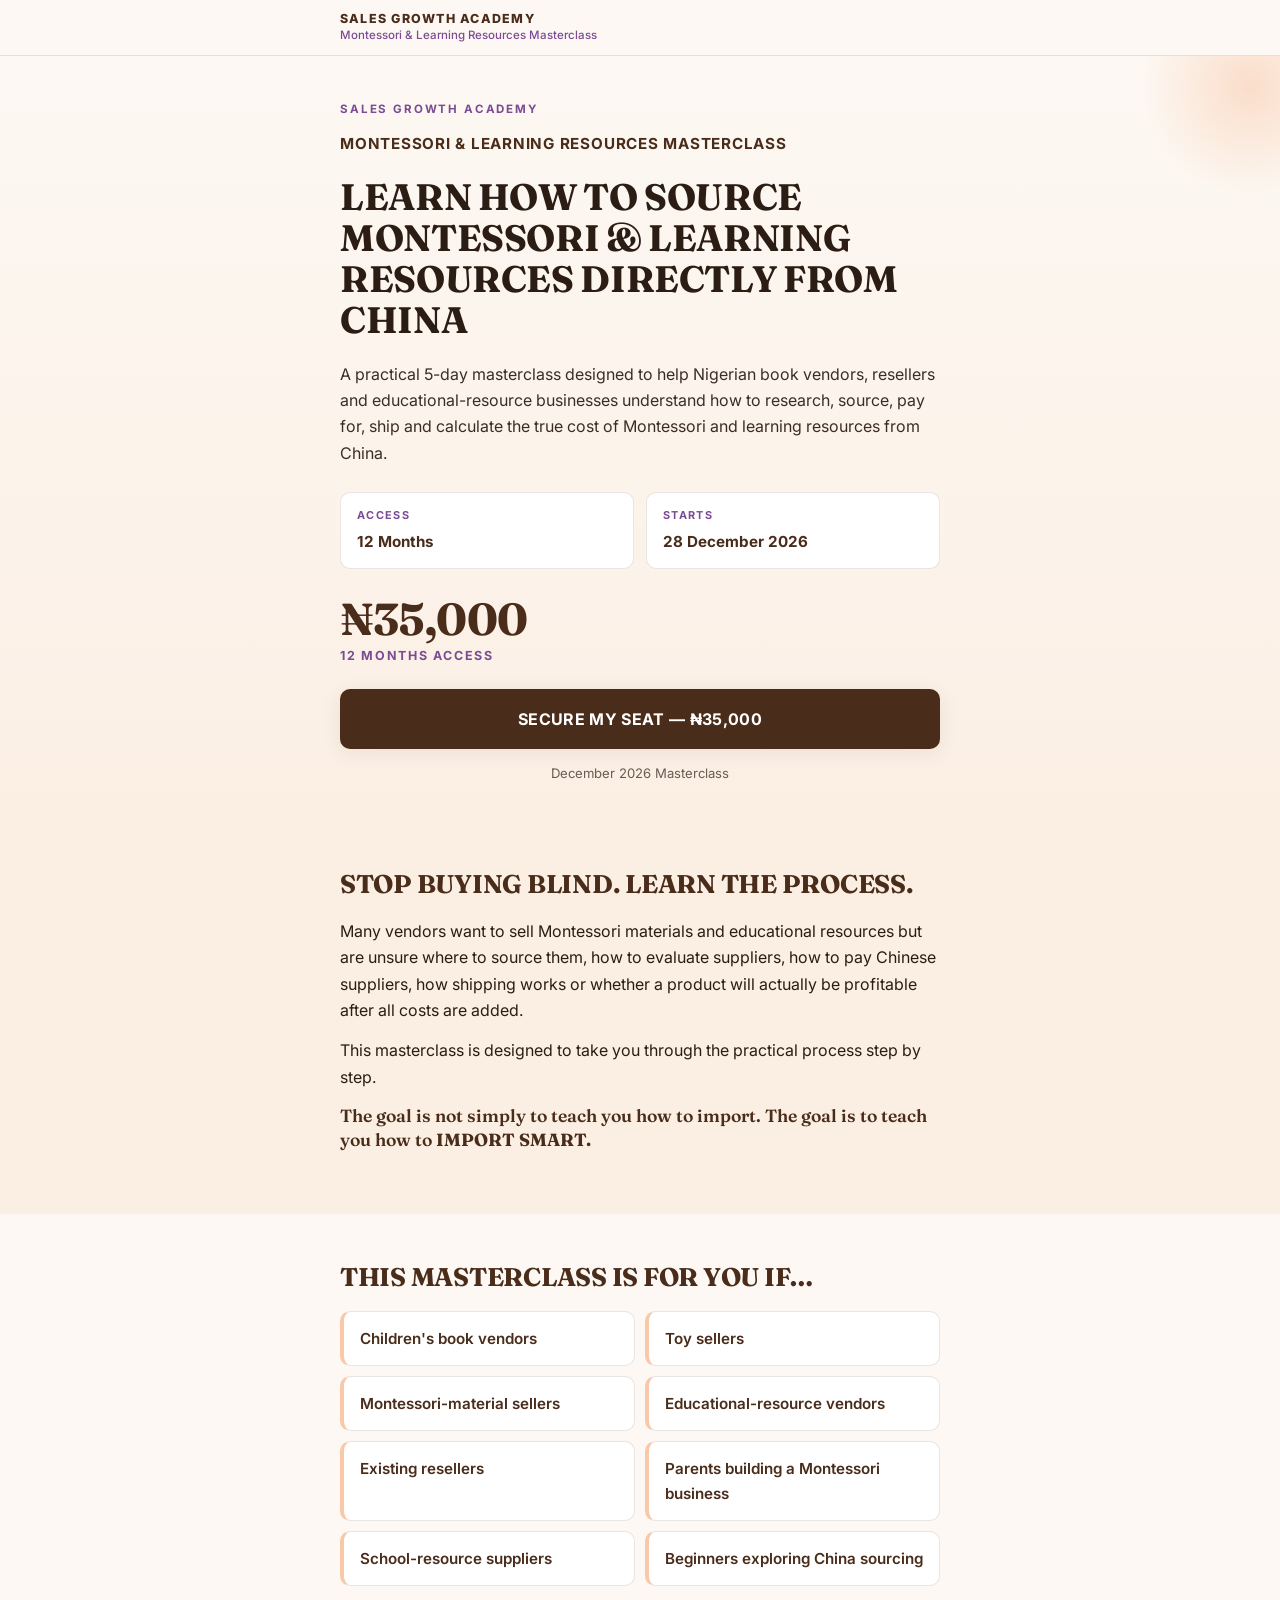
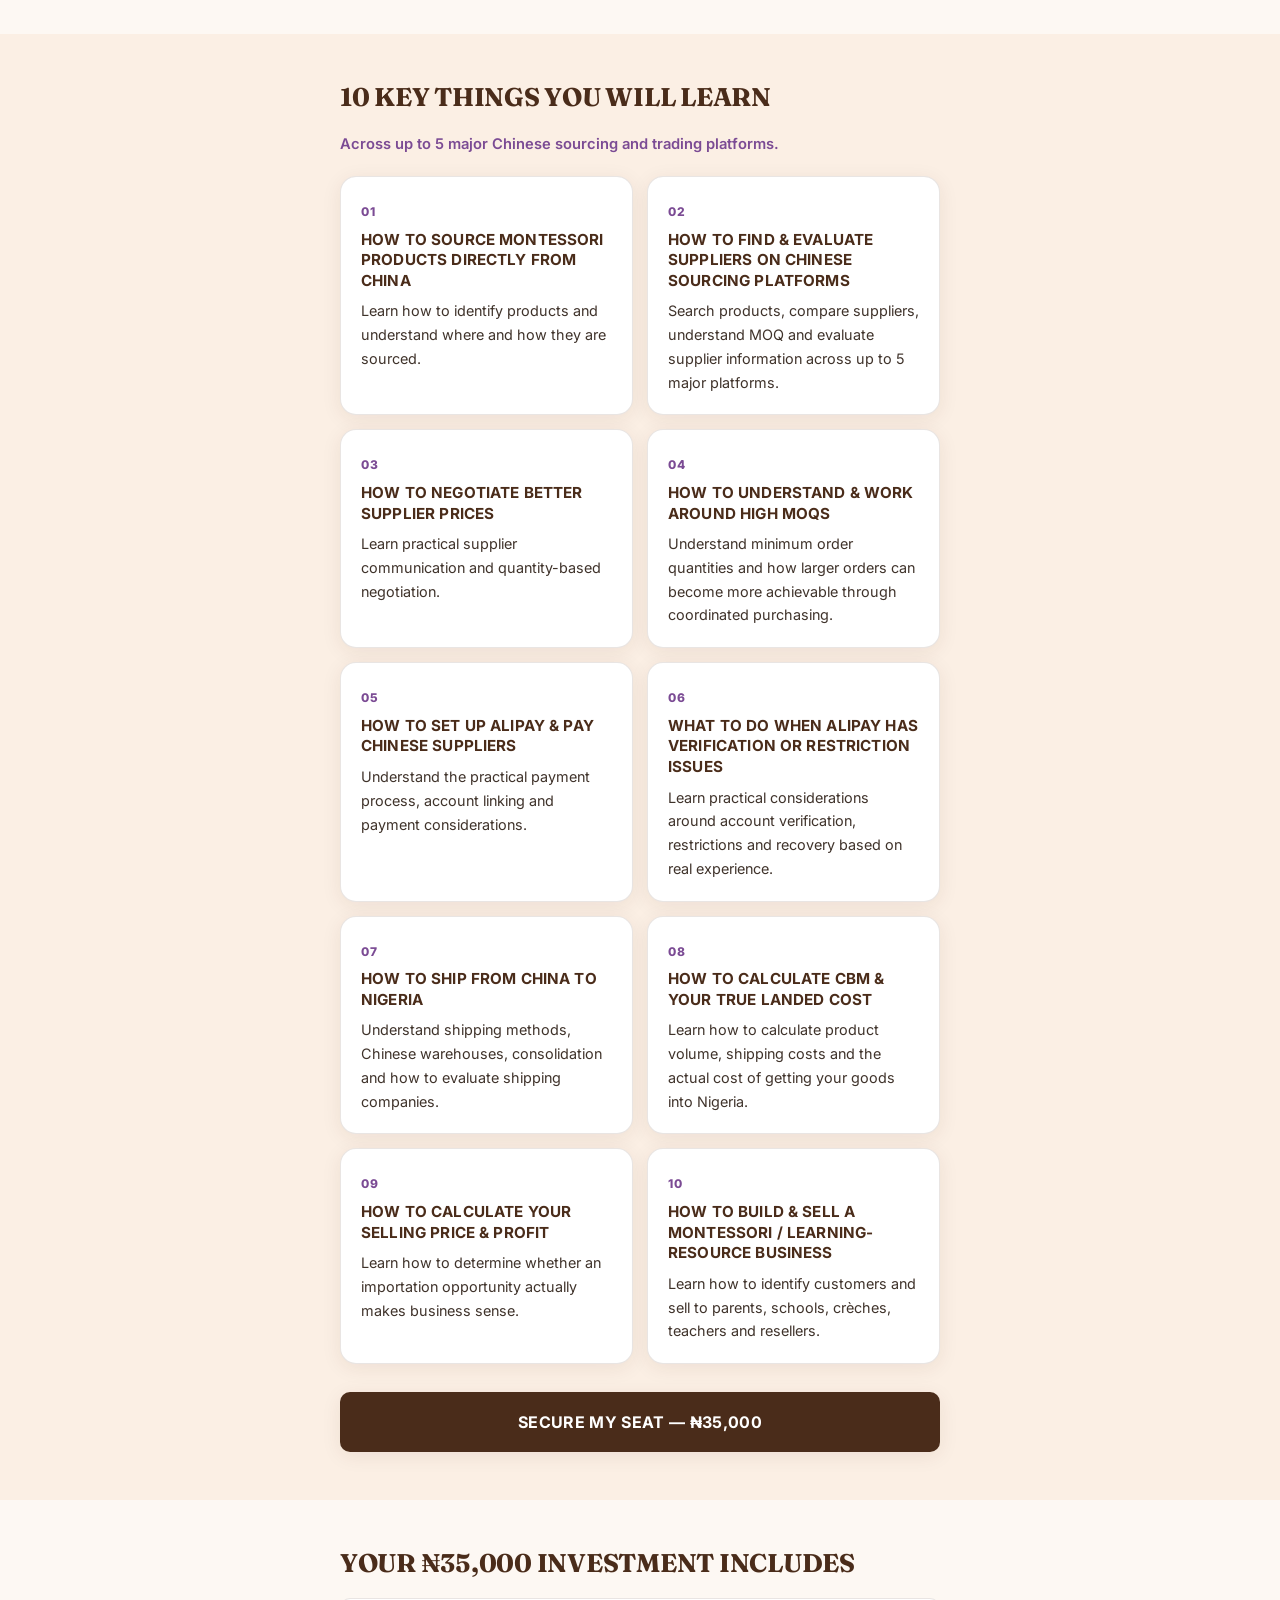
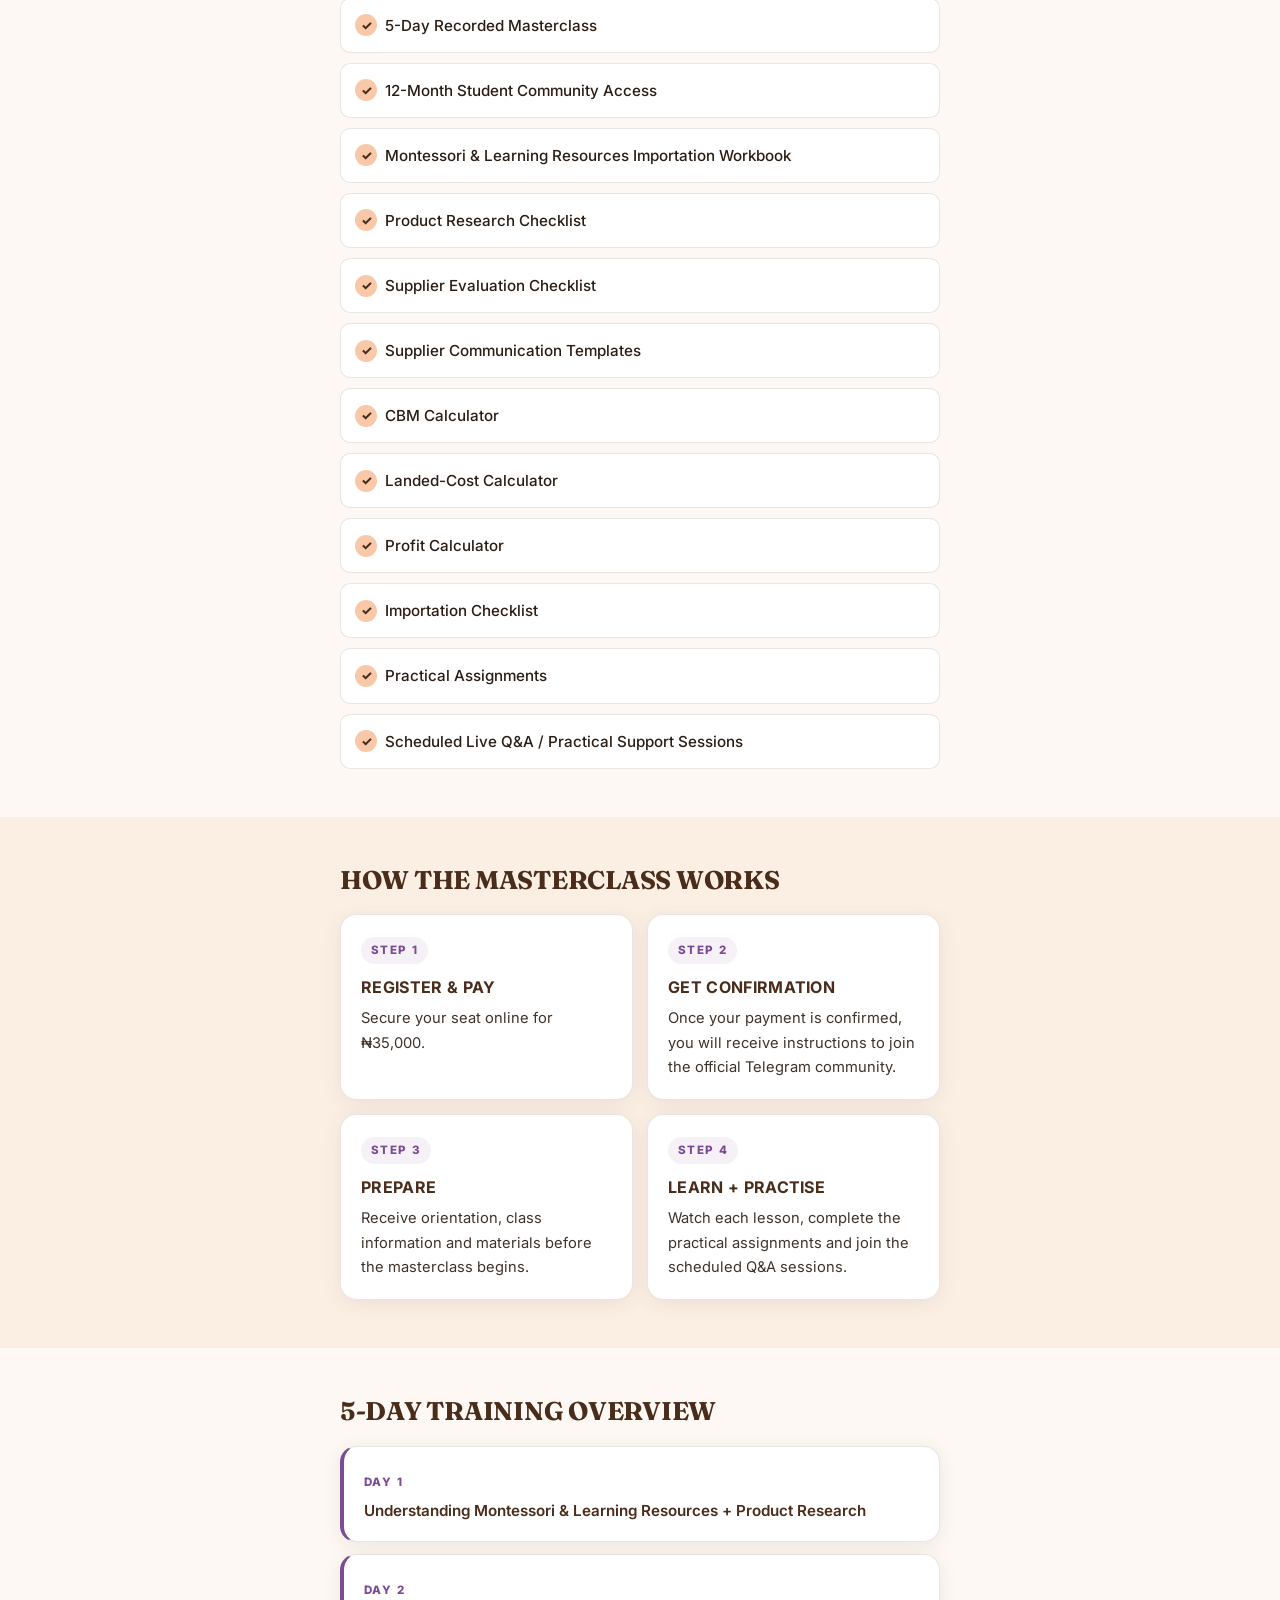
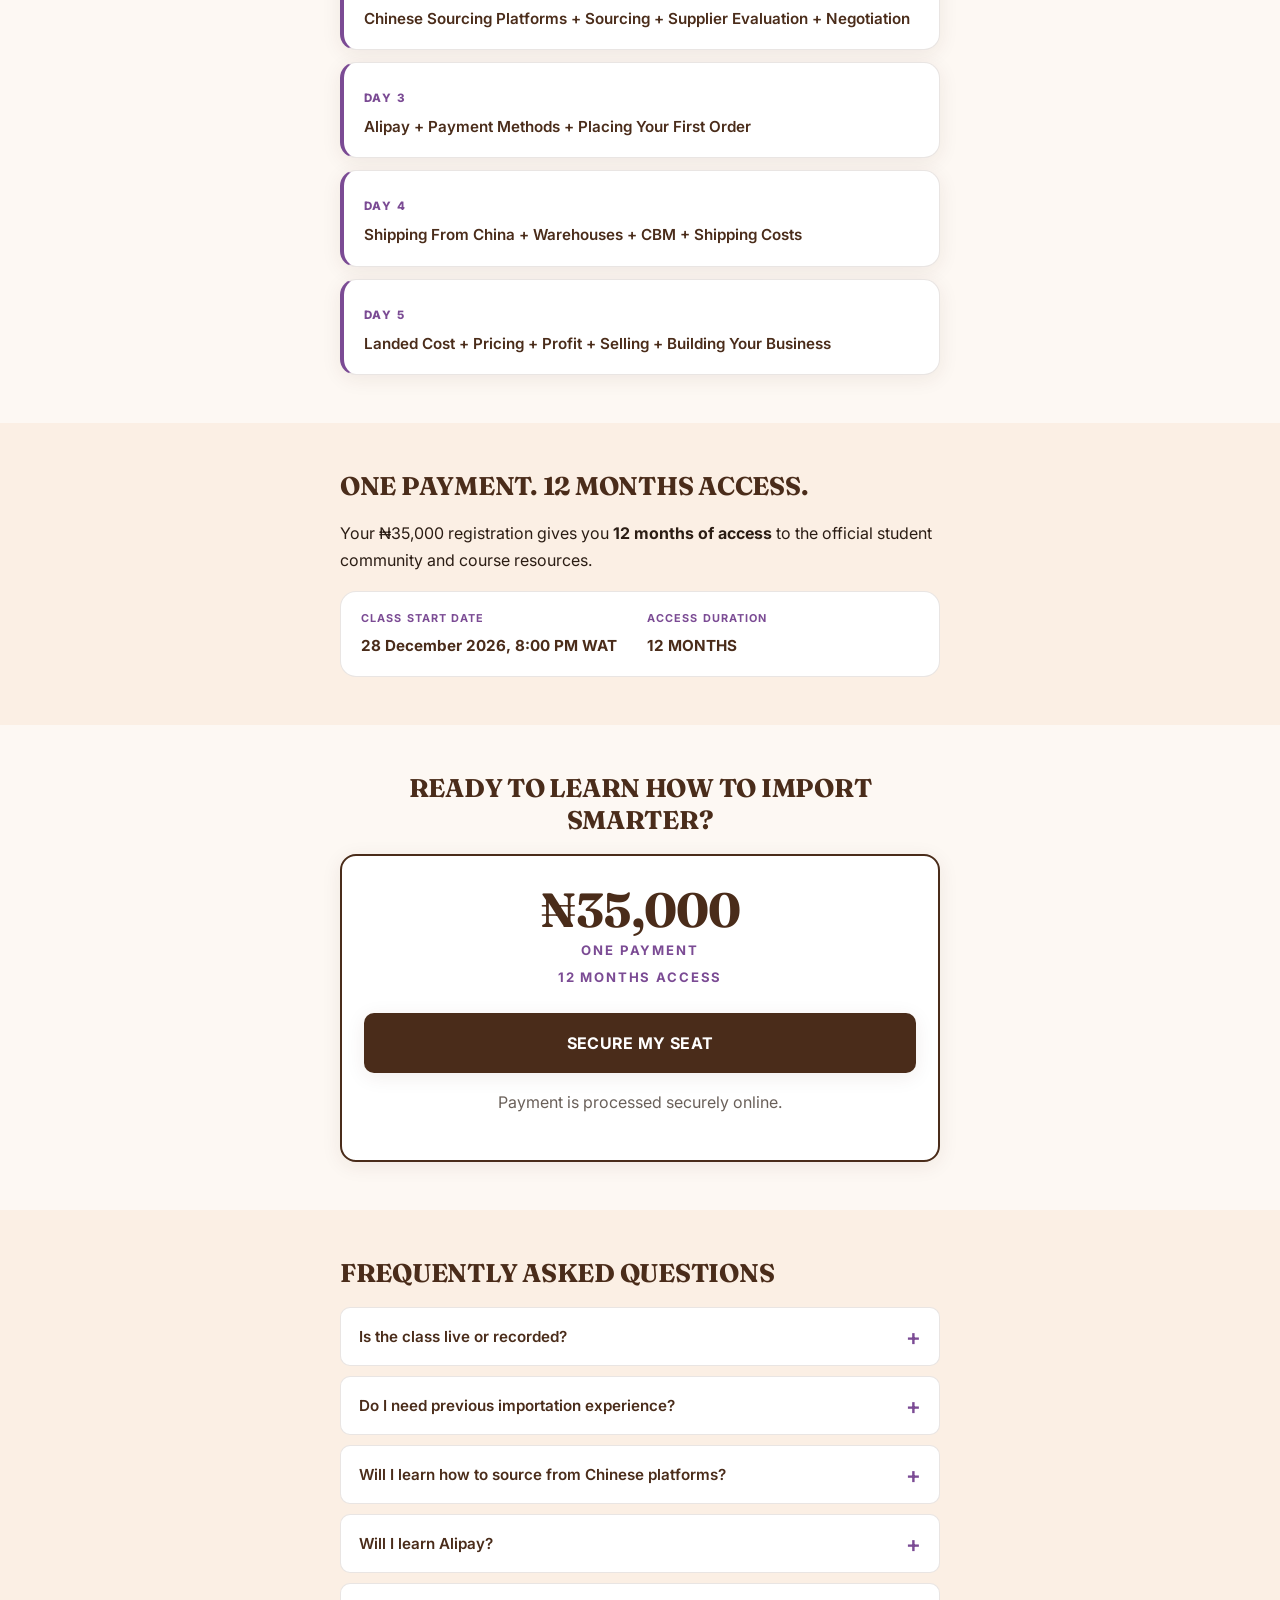
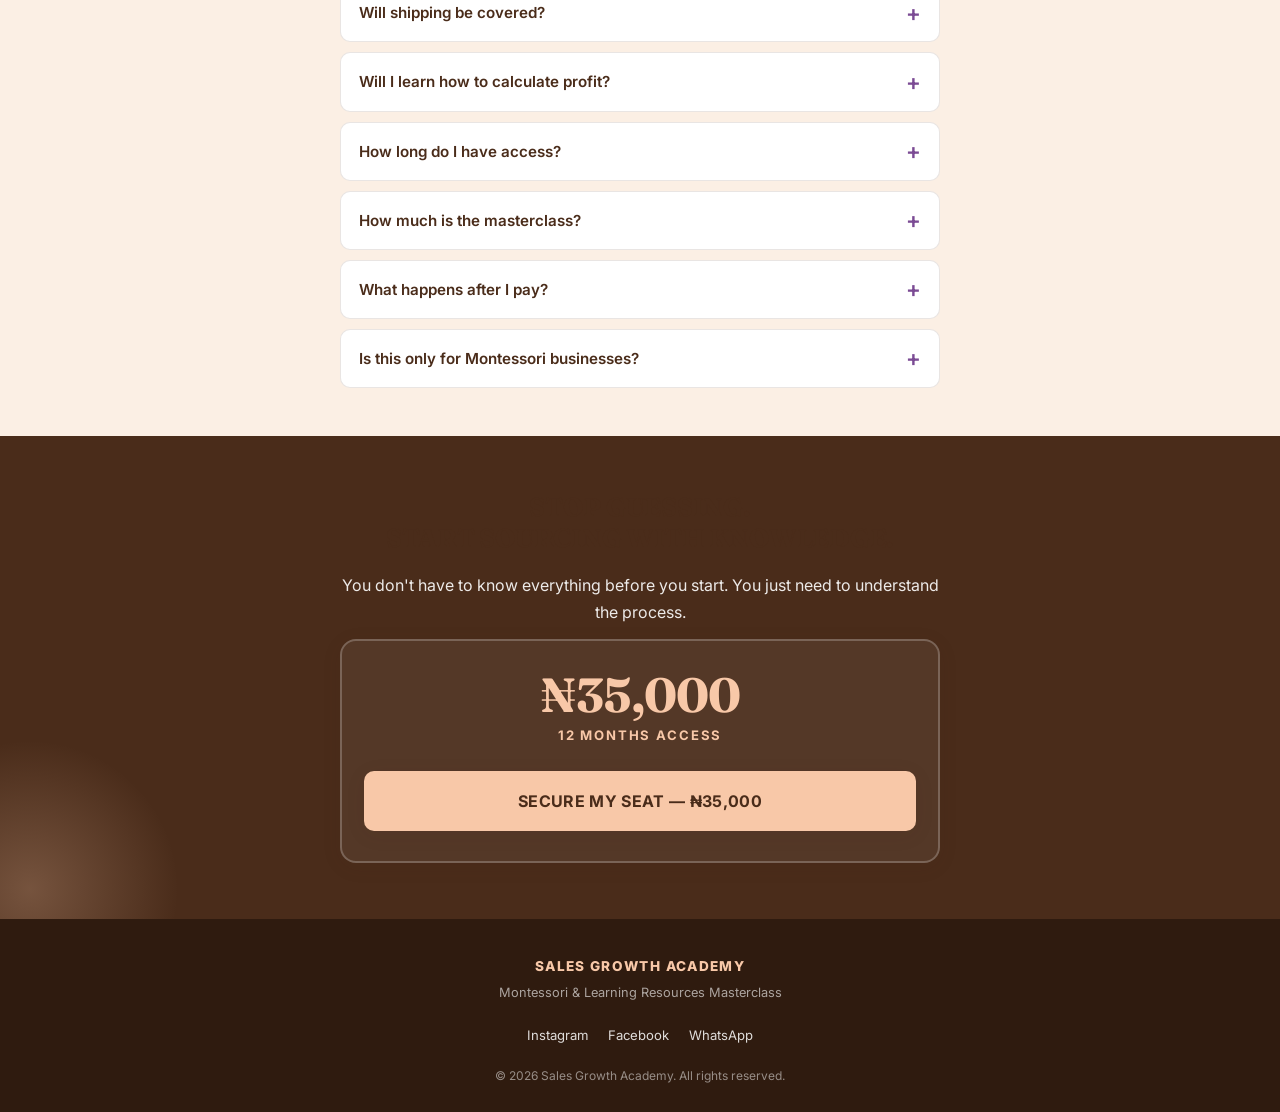
<file: templates/index.html>
<!DOCTYPE html>
<html lang="en">
<head>
<meta charset="UTF-8" />
<meta name="viewport" content="width=device-width, initial-scale=1.0" />
<title>Montessori &amp; Learning Resources Masterclass | Sales Growth Academy</title>
<meta name="theme-color" content="#4A2C1A" />
<link rel="preconnect" href="https://fonts.googleapis.com" />
<link rel="preconnect" href="https://fonts.gstatic.com" crossorigin />
<link href="https://fonts.googleapis.com/css2?family=Fraunces:opsz,wght@9..144,600;9..144,700&family=Inter:wght@400;500;600;700;800&display=swap" rel="stylesheet" />
<link rel="stylesheet" href="/static/css/styles.css" />
</head>
<body>

<header class="topbar">
  <div class="topbar-inner">
    <span class="brand">SALES GROWTH ACADEMY</span>
    <span class="brand-sub">Montessori &amp; Learning Resources Masterclass</span>
  </div>
</header>

<main>

<section class="hero">
  <div class="container">
    <p class="eyebrow">SALES GROWTH ACADEMY</p>
    <h1 class="programme">MONTESSORI &amp; LEARNING RESOURCES MASTERCLASS</h1>
    <h2 class="headline">LEARN HOW TO SOURCE MONTESSORI &amp; LEARNING RESOURCES DIRECTLY FROM CHINA</h2>
    <p class="sub">A practical 5-day masterclass designed to help Nigerian book vendors, resellers and educational-resource businesses understand how to research, source, pay for, ship and calculate the true cost of Montessori and learning resources from China.</p>
    <div class="info-cards">
      <div class="info-card"><span class="info-label">ACCESS</span><span class="info-value">12 Months</span></div>
      <div class="info-card"><span class="info-label">STARTS</span><span class="info-value">28 December 2026</span></div>
    </div>
    <div class="price-block">
      <span class="price">&#8358;35,000</span>
      <span class="price-sub">12 MONTHS ACCESS</span>
    </div>
    <a href="https://paystack.shop/pay/-skbprjgs2" class="cta">SECURE MY SEAT &mdash; &#8358;35,000</a>
    <p class="note">December 2026 Masterclass</p>
  </div>
</section>

<section class="section section-cream">
  <div class="container">
    <h2>STOP BUYING BLIND. LEARN THE PROCESS.</h2>
    <p>Many vendors want to sell Montessori materials and educational resources but are unsure where to source them, how to evaluate suppliers, how to pay Chinese suppliers, how shipping works or whether a product will actually be profitable after all costs are added.</p>
    <p>This masterclass is designed to take you through the practical process step by step.</p>
    <p class="emphasis">The goal is not simply to teach you how to import. The goal is to teach you how to <strong>IMPORT SMART.</strong></p>
  </div>
</section>

<section class="section">
  <div class="container">
    <h2>THIS MASTERCLASS IS FOR YOU IF&hellip;</h2>
    <div class="audience-grid">
      <div>Children's book vendors</div>
      <div>Toy sellers</div>
      <div>Montessori-material sellers</div>
      <div>Educational-resource vendors</div>
      <div>Existing resellers</div>
      <div>Parents building a Montessori business</div>
      <div>School-resource suppliers</div>
      <div>Beginners exploring China sourcing</div>
    </div>
  </div>
</section>

<section class="section section-cream">
  <div class="container">
    <h2>10 KEY THINGS YOU WILL LEARN</h2>
    <p class="intro">Across up to 5 major Chinese sourcing and trading platforms.</p>
    <div class="learn-list">
      <article class="learn-card"><span class="num">01</span><h3>HOW TO SOURCE MONTESSORI PRODUCTS DIRECTLY FROM CHINA</h3><p>Learn how to identify products and understand where and how they are sourced.</p></article>
      <article class="learn-card"><span class="num">02</span><h3>HOW TO FIND &amp; EVALUATE SUPPLIERS ON CHINESE SOURCING PLATFORMS</h3><p>Search products, compare suppliers, understand MOQ and evaluate supplier information across up to 5 major platforms.</p></article>
      <article class="learn-card"><span class="num">03</span><h3>HOW TO NEGOTIATE BETTER SUPPLIER PRICES</h3><p>Learn practical supplier communication and quantity-based negotiation.</p></article>
      <article class="learn-card"><span class="num">04</span><h3>HOW TO UNDERSTAND &amp; WORK AROUND HIGH MOQs</h3><p>Understand minimum order quantities and how larger orders can become more achievable through coordinated purchasing.</p></article>
      <article class="learn-card"><span class="num">05</span><h3>HOW TO SET UP ALIPAY &amp; PAY CHINESE SUPPLIERS</h3><p>Understand the practical payment process, account linking and payment considerations.</p></article>
      <article class="learn-card"><span class="num">06</span><h3>WHAT TO DO WHEN ALIPAY HAS VERIFICATION OR RESTRICTION ISSUES</h3><p>Learn practical considerations around account verification, restrictions and recovery based on real experience.</p></article>
      <article class="learn-card"><span class="num">07</span><h3>HOW TO SHIP FROM CHINA TO NIGERIA</h3><p>Understand shipping methods, Chinese warehouses, consolidation and how to evaluate shipping companies.</p></article>
      <article class="learn-card"><span class="num">08</span><h3>HOW TO CALCULATE CBM &amp; YOUR TRUE LANDED COST</h3><p>Learn how to calculate product volume, shipping costs and the actual cost of getting your goods into Nigeria.</p></article>
      <article class="learn-card"><span class="num">09</span><h3>HOW TO CALCULATE YOUR SELLING PRICE &amp; PROFIT</h3><p>Learn how to determine whether an importation opportunity actually makes business sense.</p></article>
      <article class="learn-card"><span class="num">10</span><h3>HOW TO BUILD &amp; SELL A MONTESSORI / LEARNING-RESOURCE BUSINESS</h3><p>Learn how to identify customers and sell to parents, schools, cr&egrave;ches, teachers and resellers.</p></article>
    </div>
    <a href="https://paystack.shop/pay/-skbprjgs2" class="cta">SECURE MY SEAT &mdash; &#8358;35,000</a>
  </div>
</section>

<section class="section">
  <div class="container">
    <h2>YOUR &#8358;35,000 INVESTMENT INCLUDES</h2>
    <ul class="checklist">
      <li>5-Day Recorded Masterclass</li>
      <li>12-Month Student Community Access</li>
      <li>Montessori &amp; Learning Resources Importation Workbook</li>
      <li>Product Research Checklist</li>
      <li>Supplier Evaluation Checklist</li>
      <li>Supplier Communication Templates</li>
      <li>CBM Calculator</li>
      <li>Landed-Cost Calculator</li>
      <li>Profit Calculator</li>
      <li>Importation Checklist</li>
      <li>Practical Assignments</li>
      <li>Scheduled Live Q&amp;A / Practical Support Sessions</li>
    </ul>
  </div>
</section>

<section class="section section-cream">
  <div class="container">
    <h2>HOW THE MASTERCLASS WORKS</h2>
    <div class="steps">
      <div class="step"><span>STEP 1</span><h3>REGISTER &amp; PAY</h3><p>Secure your seat online for &#8358;35,000.</p></div>
      <div class="step"><span>STEP 2</span><h3>GET CONFIRMATION</h3><p>Once your payment is confirmed, you will receive instructions to join the official Telegram community.</p></div>
      <div class="step"><span>STEP 3</span><h3>PREPARE</h3><p>Receive orientation, class information and materials before the masterclass begins.</p></div>
      <div class="step"><span>STEP 4</span><h3>LEARN + PRACTISE</h3><p>Watch each lesson, complete the practical assignments and join the scheduled Q&amp;A sessions.</p></div>
    </div>
  </div>
</section>

<section class="section">
  <div class="container">
    <h2>5-DAY TRAINING OVERVIEW</h2>
    <div class="days">
      <article class="day"><span>DAY 1</span><h3>Understanding Montessori &amp; Learning Resources + Product Research</h3></article>
      <article class="day"><span>DAY 2</span><h3>Chinese Sourcing Platforms + Sourcing + Supplier Evaluation + Negotiation</h3></article>
      <article class="day"><span>DAY 3</span><h3>Alipay + Payment Methods + Placing Your First Order</h3></article>
      <article class="day"><span>DAY 4</span><h3>Shipping From China + Warehouses + CBM + Shipping Costs</h3></article>
      <article class="day"><span>DAY 5</span><h3>Landed Cost + Pricing + Profit + Selling + Building Your Business</h3></article>
    </div>
  </div>
</section>

<section class="section section-cream">
  <div class="container">
    <h2>ONE PAYMENT. 12 MONTHS ACCESS.</h2>
    <p>Your &#8358;35,000 registration gives you <strong>12 months of access</strong> to the official student community and course resources.</p>
    <div class="access-meta">
      <div><span>CLASS START DATE</span><strong>28 December 2026, 8:00 PM WAT</strong></div>
      <div><span>ACCESS DURATION</span><strong>12 MONTHS</strong></div>
    </div>
  </div>
</section>

<section class="section section-price">
  <div class="container">
    <h2 class="center">READY TO LEARN HOW TO IMPORT SMARTER?</h2>
    <div class="price-panel">
      <span class="amount">&#8358;35,000</span>
      <span class="line">ONE PAYMENT</span>
      <span class="line">12 MONTHS ACCESS</span>
      <a href="https://paystack.shop/pay/-skbprjgs2" class="cta">SECURE MY SEAT</a>
      <p class="fine">Payment is processed securely online.</p>
    </div>
  </div>
</section>

<section class="section section-cream">
  <div class="container">
    <h2>FREQUENTLY ASKED QUESTIONS</h2>
    <div class="faq">
      <details><summary>Is the class live or recorded?</summary><p>The core five-day lessons are recorded and released according to the training schedule. Scheduled live Q&amp;A / practical support sessions will also be provided.</p></details>
      <details><summary>Do I need previous importation experience?</summary><p>No. The masterclass takes beginners through step by step while helping existing vendors improve.</p></details>
      <details><summary>Will I learn how to source from Chinese platforms?</summary><p>Yes. Sourcing and supplier research across up to 5 major Chinese sourcing and trading platforms are major parts of the training.</p></details>
      <details><summary>Will I learn Alipay?</summary><p>Yes. Alipay setup, payment and common account issues will be discussed.</p></details>
      <details><summary>Will shipping be covered?</summary><p>Yes. Shipping methods, warehouses, CBM and shipping-cost calculations will be covered.</p></details>
      <details><summary>Will I learn how to calculate profit?</summary><p>Yes. Landed cost, selling price and expected profit.</p></details>
      <details><summary>How long do I have access?</summary><p>12 months.</p></details>
      <details><summary>How much is the masterclass?</summary><p>&#8358;35,000.</p></details>
      <details><summary>What happens after I pay?</summary><p>Your payment is confirmed electronically and you will receive instructions to join the official Telegram student community.</p></details>
      <details><summary>Is this only for Montessori businesses?</summary><p>No. It covers Montessori materials, educational toys and learning resources.</p></details>
    </div>
  </div>
</section>

<section class="section section-final">
  <div class="container">
    <h2 class="final">STOP GUESSING.<br />START SOURCING WITH KNOWLEDGE.</h2>
    <p class="final-copy">You don't have to know everything before you start. You just need to understand the process.</p>
    <div class="price-panel invert">
      <span class="amount">&#8358;35,000</span>
      <span class="line">12 MONTHS ACCESS</span>
      <a href="https://paystack.shop/pay/-skbprjgs2" class="cta">SECURE MY SEAT &mdash; &#8358;35,000</a>
    </div>
  </div>
</section>

</main>

<footer class="footer">
  <div class="container">
    <p class="footer-brand">SALES GROWTH ACADEMY</p>
    <p class="footer-sub">Montessori &amp; Learning Resources Masterclass</p>
    <nav class="footer-links">
      <a href="https://www.instagram.com/salesgrowth_academy">Instagram</a>
      <a href="https://www.facebook.com/share/1Dtz6ctwdK/">Facebook</a>
      <a href="https://wa.me/2347068795736">WhatsApp</a>
    </nav>
    <p class="footer-copy">&copy; 2026 Sales Growth Academy. All rights reserved.</p>
  </div>
</footer>

<div class="sticky-bar">
  <span class="sticky-price">&#8358;35,000</span>
  <a href="https://paystack.shop/pay/-skbprjgs2" class="cta sticky">SECURE MY SEAT</a>
</div>

</body>
</html>
</file>
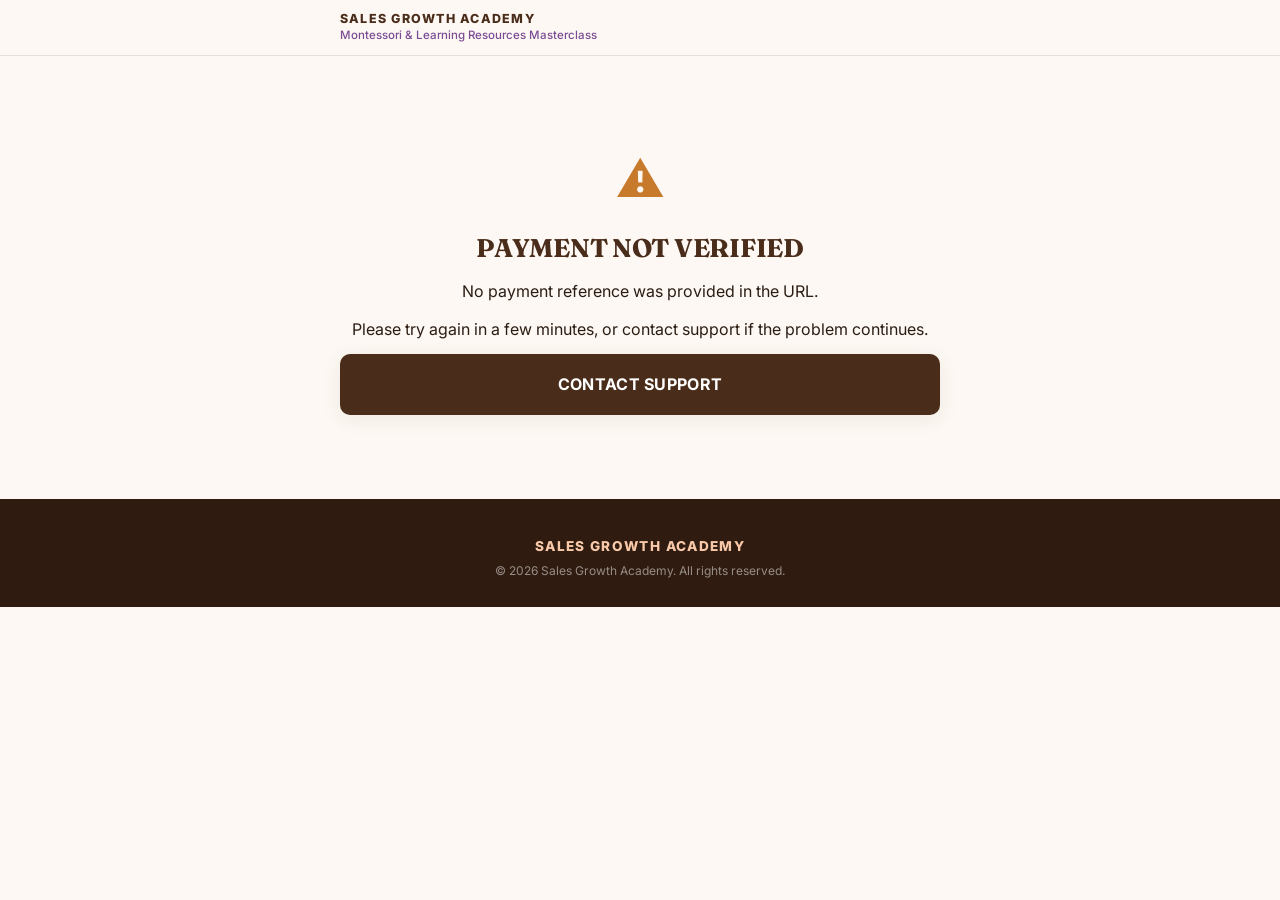
<file: templates/success.html>
<!DOCTYPE html>
<html lang="en">
<head>
<meta charset="UTF-8" />
<meta name="viewport" content="width=device-width, initial-scale=1.0" />
<title>Your Seat Is Secured | Sales Growth Academy</title>
<meta name="robots" content="noindex, nofollow" />
<link rel="preconnect" href="https://fonts.googleapis.com" />
<link rel="preconnect" href="https://fonts.gstatic.com" crossorigin />
<link href="https://fonts.googleapis.com/css2?family=Fraunces:opsz,wght@9..144,600;9..144,700&family=Inter:wght@400;500;600;700;800&display=swap" rel="stylesheet" />
<link rel="stylesheet" href="/static/css/styles.css" />
</head>
<body class="success-page">

<header class="topbar">
  <div class="topbar-inner">
    <span class="brand">SALES GROWTH ACADEMY</span>
    <span class="brand-sub">Montessori &amp; Learning Resources Masterclass</span>
  </div>
</header>

<main>
<section class="success-section">
  <div class="container">
    <div id="loading" class="state">
      <div class="spinner"></div>
      <p>Verifying your payment&hellip;</p>
    </div>
    <div id="success" class="state hidden">
      <div class="badge">&#127881;</div>
      <h1>YOUR SEAT HAS BEEN SECURED!</h1>
      <p class="lead">Congratulations!</p>
      <p>Your registration for the Sales Growth Academy Montessori &amp; Learning Resources Masterclass is confirmed.</p>
      <p>You are officially registered for the <strong>December 2026</strong> masterclass.</p>
      <div class="next-box">
        <h2>NEXT STEP:</h2>
        <p>Join the official Telegram student community.</p>
        <a id="tgBtn" href="#" class="cta">GET MY TELEGRAM ACCESS</a>
      </div>
      <div class="meta-grid">
        <div><span>CLASS START DATE</span><strong>28 December 2026, 8:00 PM WAT</strong></div>
        <div><span>YOUR ACCESS</span><strong>12 MONTHS</strong></div>
      </div>
    </div>
    <div id="failed" class="state hidden">
      <div class="badge warn">&#9888;&#65039;</div>
      <h1>PAYMENT NOT VERIFIED</h1>
      <p id="failMsg">We could not verify your payment yet.</p>
      <p>Please try again in a few minutes, or contact support if the problem continues.</p>
      <a href="https://wa.me/2347068795736" class="cta">CONTACT SUPPORT</a>
    </div>
  </div>
</section>
</main>

<footer class="footer">
  <div class="container">
    <p class="footer-brand">SALES GROWTH ACADEMY</p>
    <p class="footer-copy">&copy; 2026 Sales Growth Academy. All rights reserved.</p>
  </div>
</footer>

<script>
  const params = new URLSearchParams(location.search);
  const ref = (params.get("reference") || params.get("trxref") || "").trim();
  const loadingEl = document.getElementById("loading");
  const successEl = document.getElementById("success");
  const failedEl = document.getElementById("failed");
  const failMsgEl = document.getElementById("failMsg");
  const tgBtn = document.getElementById("tgBtn");
  function show(el) {
    [loadingEl, successEl, failedEl].forEach(e => e.classList.add("hidden"));
    el.classList.remove("hidden");
  }
  if (!ref) {
    failMsgEl.textContent = "No payment reference was provided in the URL.";
    show(failedEl);
  } else {
    fetch(`/api/verify/${encodeURIComponent(ref)}`)
      .then(r => r.json())
      .then(data => {
        if (data.verified) {
          tgBtn.href = `https://t.me/Salesgrowthacademyaccessbot?start=${encodeURIComponent(ref)}`;
          show(successEl);
        } else {
          failMsgEl.textContent = data.message || "We could not verify this payment.";
          show(failedEl);
        }
      })
      .catch(() => {
        failMsgEl.textContent = "We could not reach the verification service. Please try again.";
        show(failedEl);
      });
  }
</script>

</body>
</html>
</file>
<file: static/css/styles.css>
:root {
  --brown: #4A2C1A;
  --peach: #F8C8A8;
  --peach-deep: #E9A67A;
  --purple: #7B4B94;
  --cream: #FDF8F3;
  --cream-deep: #FBEFE4;
  --dark-text: #2B1D14;
  --white: #FFFFFF;
  --line: rgba(74, 44, 26, 0.12);
  --radius: 16px;
  --radius-sm: 10px;
  --shadow: 0 4px 20px rgba(74, 44, 26, 0.08);
  --shadow-lg: 0 12px 32px rgba(74, 44, 26, 0.14);
  --max-width: 640px;
  --font-body: 'Inter', -apple-system, BlinkMacSystemFont, 'Segoe UI', Roboto, sans-serif;
  --font-display: 'Fraunces', Georgia, serif;
}
* { box-sizing: border-box; margin: 0; padding: 0; }
html { scroll-behavior: smooth; -webkit-text-size-adjust: 100%; }
body { font-family: var(--font-body); background: var(--cream); color: var(--dark-text); font-size: 16px; line-height: 1.65; padding-bottom: 80px; -webkit-font-smoothing: antialiased; }
img { max-width: 100%; display: block; }
a { color: inherit; text-decoration: none; }
.container { width: 100%; max-width: var(--max-width); margin: 0 auto; padding: 0 20px; }
h1, h2 { font-family: var(--font-display); letter-spacing: -0.01em; }
.topbar { background: rgba(253, 248, 243, 0.94); backdrop-filter: blur(10px); border-bottom: 1px solid var(--line); position: sticky; top: 0; z-index: 40; }
.topbar-inner { max-width: var(--max-width); margin: 0 auto; padding: 12px 20px; display: flex; flex-direction: column; line-height: 1.2; }
.brand { font-weight: 800; font-size: 0.78rem; letter-spacing: 0.1em; color: var(--brown); }
.brand-sub { font-size: 0.72rem; color: var(--purple); font-weight: 500; margin-top: 2px; }
.hero { padding: 44px 0 36px; background: linear-gradient(180deg, var(--cream) 0%, var(--cream-deep) 100%); position: relative; overflow: hidden; }
.hero::after { content: ""; position: absolute; top: -80px; right: -80px; width: 220px; height: 220px; background: radial-gradient(circle, rgba(248,200,168,0.55), transparent 70%); pointer-events: none; }
.eyebrow { font-size: 0.72rem; font-weight: 700; letter-spacing: 0.16em; color: var(--purple); margin-bottom: 12px; }
.programme { font-family: var(--font-body); font-size: 0.95rem; font-weight: 700; letter-spacing: 0.05em; color: var(--brown); text-transform: uppercase; margin-bottom: 20px; }
.headline { font-size: 2rem; line-height: 1.12; font-weight: 700; color: var(--dark-text); text-transform: uppercase; margin-bottom: 20px; }
.sub { font-size: 1rem; color: var(--dark-text); margin-bottom: 26px; opacity: 0.92; }
.info-cards { display: grid; grid-template-columns: 1fr 1fr; gap: 12px; margin-bottom: 28px; }
.info-card { background: var(--white); border: 1px solid var(--line); border-radius: var(--radius-sm); padding: 14px 16px; display: flex; flex-direction: column; gap: 4px; }
.info-label { font-size: 0.68rem; font-weight: 700; letter-spacing: 0.12em; color: var(--purple); }
.info-value { font-size: 0.95rem; font-weight: 700; color: var(--brown); }
.price-block { display: flex; flex-direction: column; gap: 4px; margin-bottom: 22px; }
.price { font-family: var(--font-display); font-size: 2.8rem; font-weight: 700; color: var(--brown); letter-spacing: -0.02em; line-height: 1; }
.price-sub { font-size: 0.78rem; font-weight: 700; letter-spacing: 0.14em; color: var(--purple); }
.note { font-size: 0.82rem; color: var(--dark-text); opacity: 0.7; text-align: center; margin-top: 14px; }
.cta { display: flex; align-items: center; justify-content: center; padding: 17px 22px; border-radius: var(--radius-sm); font-family: var(--font-body); font-weight: 700; font-size: 1rem; letter-spacing: 0.02em; text-align: center; cursor: pointer; background: var(--brown); color: var(--white); box-shadow: var(--shadow); min-height: 54px; width: 100%; transition: transform 0.15s ease, box-shadow 0.2s ease, background 0.2s ease; }
.cta:hover { box-shadow: var(--shadow-lg); background: #3A2114; }
.cta:active { transform: scale(0.985); }
.section { padding: 48px 0; }
.section-cream { background: var(--cream-deep); }
.section h2 { font-size: 1.45rem; font-weight: 700; color: var(--brown); text-transform: uppercase; margin-bottom: 18px; line-height: 1.22; }
.section h2.center { text-align: center; }
.section p { font-size: 1rem; margin-bottom: 14px; }
.section .intro { font-size: 0.92rem; color: var(--purple); font-weight: 600; margin-bottom: 20px; }
.section .emphasis { font-family: var(--font-display); font-size: 1.1rem; font-weight: 600; color: var(--brown); line-height: 1.35; }
.audience-grid { display: grid; grid-template-columns: 1fr; gap: 10px; }
.audience-grid div { background: var(--white); border: 1px solid var(--line); border-left: 4px solid var(--peach); border-radius: var(--radius-sm); padding: 14px 16px; font-weight: 600; color: var(--brown); font-size: 0.95rem; transition: transform 0.18s ease, box-shadow 0.2s ease; }
.audience-grid div:hover { transform: translateY(-2px); box-shadow: var(--shadow); }
.learn-list { display: grid; grid-template-columns: 1fr; gap: 14px; margin-bottom: 28px; }
.learn-card { background: var(--white); border: 1px solid var(--line); border-radius: var(--radius); padding: 20px; box-shadow: var(--shadow); transition: transform 0.2s ease, box-shadow 0.25s ease; }
.learn-card:hover { transform: translateY(-3px); box-shadow: var(--shadow-lg); }
.learn-card .num { display: inline-block; font-size: 0.75rem; font-weight: 800; letter-spacing: 0.12em; color: var(--purple); margin-bottom: 8px; }
.learn-card h3 { font-family: var(--font-body); font-size: 0.95rem; font-weight: 700; color: var(--brown); line-height: 1.35; margin-bottom: 8px; text-transform: uppercase; letter-spacing: 0.01em; }
.learn-card p { font-size: 0.9rem; opacity: 0.9; margin: 0; }
.checklist { list-style: none; display: grid; gap: 10px; }
.checklist li { background: var(--white); border: 1px solid var(--line); border-radius: var(--radius-sm); padding: 14px 16px 14px 44px; position: relative; font-size: 0.95rem; font-weight: 500; }
.checklist li::before { content: "\2713"; position: absolute; left: 14px; top: 50%; transform: translateY(-50%); width: 22px; height: 22px; border-radius: 50%; background: var(--peach); color: var(--brown); font-weight: 800; font-size: 0.8rem; display: flex; align-items: center; justify-content: center; }
.steps { display: grid; gap: 14px; }
.step { background: var(--white); border: 1px solid var(--line); border-radius: var(--radius); padding: 20px; box-shadow: var(--shadow); }
.step span { display: inline-block; font-size: 0.72rem; font-weight: 800; letter-spacing: 0.12em; color: var(--purple); background: rgba(123, 75, 148, 0.08); padding: 4px 10px; border-radius: 999px; margin-bottom: 10px; }
.step h3 { font-family: var(--font-body); font-size: 1rem; font-weight: 700; color: var(--brown); text-transform: uppercase; letter-spacing: 0.02em; margin-bottom: 6px; }
.step p { font-size: 0.92rem; opacity: 0.9; margin: 0; }
.days { display: grid; gap: 12px; }
.day { background: var(--white); border: 1px solid var(--line); border-left: 4px solid var(--purple); border-radius: var(--radius); padding: 20px; box-shadow: var(--shadow); }
.day span { display: inline-block; font-size: 0.72rem; font-weight: 800; letter-spacing: 0.12em; color: var(--purple); margin-bottom: 8px; }
.day h3 { font-family: var(--font-body); font-size: 0.95rem; font-weight: 600; color: var(--brown); line-height: 1.4; }
.access-meta { display: grid; grid-template-columns: 1fr 1fr; gap: 14px; margin-top: 18px; padding: 18px 20px; background: var(--white); border: 1px solid var(--line); border-radius: var(--radius); }
.access-meta span { display: block; font-size: 0.68rem; font-weight: 700; letter-spacing: 0.1em; color: var(--purple); margin-bottom: 4px; }
.access-meta strong { font-size: 0.95rem; color: var(--brown); }
.section-price { background: var(--cream); }
.price-panel { background: var(--white); border: 2px solid var(--brown); border-radius: var(--radius); padding: 30px 22px; display: flex; flex-direction: column; gap: 6px; align-items: center; text-align: center; margin-top: 8px; box-shadow: var(--shadow); }
.price-panel .amount { font-family: var(--font-display); font-size: 3rem; font-weight: 700; color: var(--brown); letter-spacing: -0.02em; line-height: 1; }
.price-panel .line { font-size: 0.82rem; font-weight: 700; letter-spacing: 0.14em; color: var(--purple); }
.price-panel .cta { margin-top: 18px; }
.fine { font-size: 0.78rem; opacity: 0.7; margin-top: 10px; }
.faq { display: grid; gap: 10px; }
.faq details { background: var(--white); border: 1px solid var(--line); border-radius: var(--radius-sm); overflow: hidden; transition: box-shadow 0.2s ease; }
.faq details[open] { box-shadow: var(--shadow); }
.faq summary { padding: 16px 48px 16px 18px; font-weight: 600; font-size: 0.95rem; color: var(--brown); cursor: pointer; list-style: none; position: relative; }
.faq summary::-webkit-details-marker { display: none; }
.faq summary::after { content: "+"; position: absolute; right: 18px; top: 50%; transform: translateY(-50%); font-size: 1.4rem; color: var(--purple); transition: transform 0.2s ease; }
.faq details[open] summary::after { content: "\2212"; }
.faq details p { padding: 0 18px 18px; font-size: 0.92rem; opacity: 0.9; margin: 0; }
.section-final { background: var(--brown); color: var(--white); padding: 56px 0; position: relative; overflow: hidden; }
.section-final::before { content: ""; position: absolute; bottom: -120px; left: -120px; width: 300px; height: 300px; background: radial-gradient(circle, rgba(248,200,168,0.25), transparent 70%); pointer-events: none; }
.final { font-family: var(--font-display); font-size: 1.75rem; line-height: 1.18; text-align: center; color: var(--white); text-transform: uppercase; margin-bottom: 22px; }
.final-copy { text-align: center; color: rgba(255,255,255,0.9); margin-bottom: 26px; }
.price-panel.invert { background: rgba(255,255,255,0.06); border-color: rgba(255,255,255,0.22); }
.price-panel.invert .amount { color: var(--peach); }
.price-panel.invert .line { color: var(--peach); }
.price-panel.invert .cta { background: var(--peach); color: var(--brown); }
.price-panel.invert .cta:hover { background: var(--peach-deep); }
.footer { background: #2F1B0F; color: rgba(255,255,255,0.85); padding: 36px 0 26px; text-align: center; }
.footer-brand { font-weight: 800; letter-spacing: 0.1em; color: var(--peach); font-size: 0.85rem; margin-bottom: 4px; }
.footer-sub { font-size: 0.8rem; color: rgba(255,255,255,0.6); margin-bottom: 22px; }
.footer-links { display: flex; flex-wrap: wrap; justify-content: center; gap: 14px 20px; margin-bottom: 20px; }
.footer-links a { font-size: 0.82rem; color: rgba(255,255,255,0.85); transition: color 0.15s ease; }
.footer-links a:hover { color: var(--peach); }
.footer-copy { font-size: 0.75rem; color: rgba(255,255,255,0.5); }
.sticky-bar { position: fixed; bottom: 0; left: 0; right: 0; background: var(--white); border-top: 1px solid var(--line); box-shadow: 0 -4px 20px rgba(74, 44, 26, 0.08); z-index: 50; padding: 10px 16px calc(10px + env(safe-area-inset-bottom)); }
.sticky-bar .sticky-price { display: inline-block; font-family: var(--font-display); font-weight: 700; font-size: 1.15rem; color: var(--brown); margin-right: 10px; vertical-align: middle; }
.sticky-bar .cta.sticky { display: inline-flex; width: auto; min-height: 46px; padding: 12px 18px; font-size: 0.92rem; vertical-align: middle; }
.state { padding: 40px 0; text-align: center; }
.hidden { display: none; }
.badge { font-size: 3rem; margin-bottom: 14px; }
.badge.warn { color: #C77A2C; }
.success-section { padding: 44px 0; }
.success-section h1 { font-size: 1.6rem; text-transform: uppercase; color: var(--brown); text-align: center; margin-bottom: 14px; line-height: 1.2; }
.success-section .lead { font-size: 1.1rem; font-weight: 700; color: var(--purple); text-align: center; margin-bottom: 22px; }
.success-section p { text-align: center; margin-bottom: 12px; }
.next-box { background: var(--white); border: 1px solid var(--line); border-radius: var(--radius); padding: 24px 20px; margin: 26px 0; box-shadow: var(--shadow); }
.next-box h2 { font-family: var(--font-body); font-size: 0.85rem; letter-spacing: 0.1em; color: var(--purple); margin-bottom: 8px; text-transform: uppercase; }
.next-box p { margin-bottom: 16px; }
.meta-grid { display: grid; grid-template-columns: 1fr 1fr; gap: 14px; margin-top: 24px; padding: 20px; background: var(--white); border-radius: var(--radius-sm); border: 1px solid var(--line); }
.meta-grid span { display: block; font-size: 0.68rem; font-weight: 700; letter-spacing: 0.1em; color: var(--purple); margin-bottom: 4px; }
.meta-grid strong { font-size: 0.92rem; color: var(--brown); }
.spinner { width: 40px; height: 40px; border: 3px solid var(--line); border-top-color: var(--brown); border-radius: 50%; margin: 0 auto 16px; animation: spin 0.9s linear infinite; }
@keyframes spin { to { transform: rotate(360deg); } }
@media (min-width: 640px) {
  .headline { font-size: 2.3rem; }
  .section h2 { font-size: 1.6rem; }
  .final { font-size: 2rem; }
  .audience-grid { grid-template-columns: 1fr 1fr; }
  .learn-list { grid-template-columns: 1fr 1fr; }
  .steps { grid-template-columns: 1fr 1fr; }
}
@media (min-width: 900px) {
  .sticky-bar { display: none; }
  body { padding-bottom: 0; }
}
</file>
